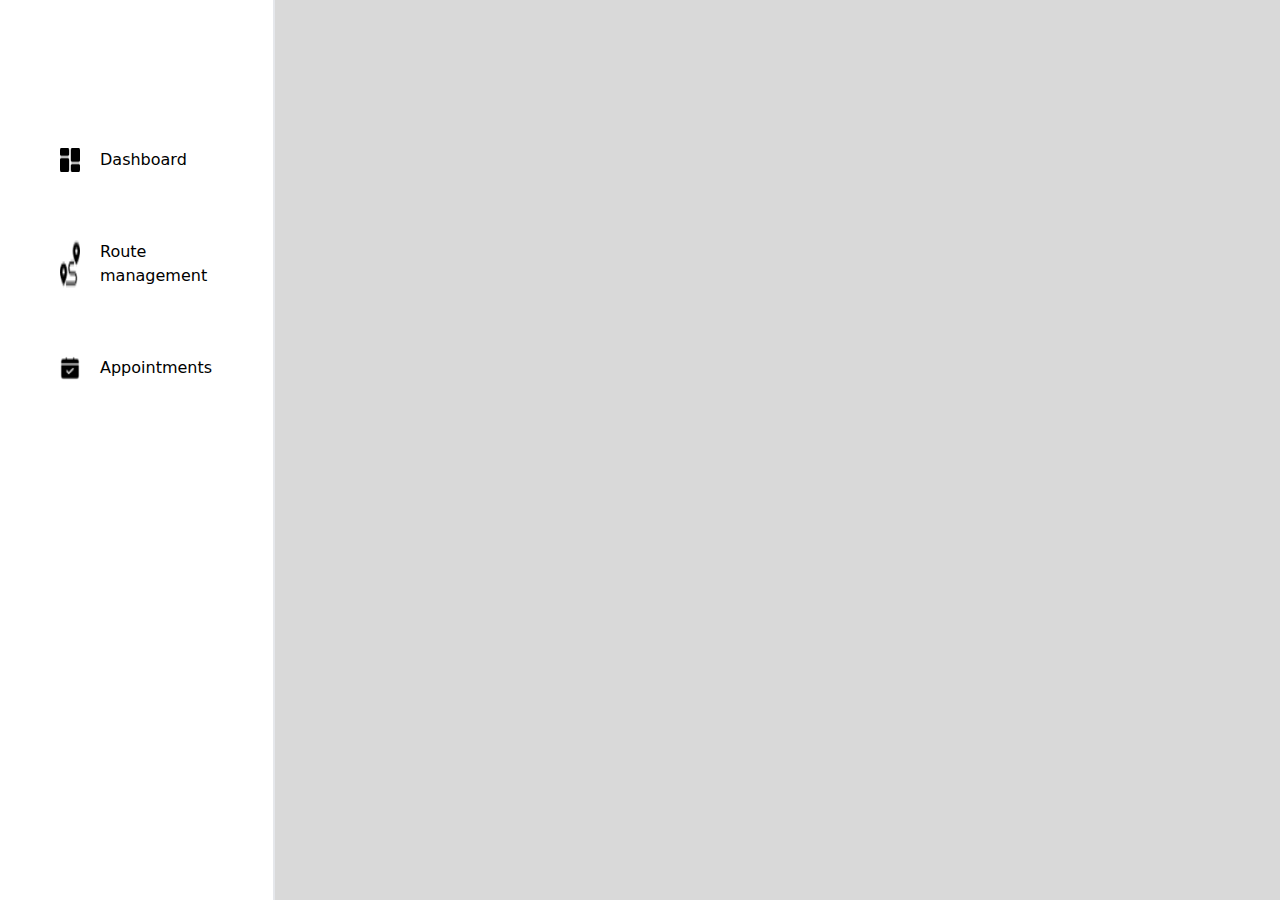
<file: collectorSchedule.html>
<!DOCTYPE html>
<html lang="en">
  <head>
    <meta charset="UTF-8" />
    <meta name="viewport" content="width=device-width, initial-scale=1.0" />
    <link rel="preconnect" href="https://fonts.googleapis.com" />
    <link rel="preconnect" href="https://fonts.gstatic.com" crossorigin />
    <link
      href="https://fonts.googleapis.com/css2?family=Outfit:wght@100..900&display=swap"
      rel="stylesheet"
    />
    <link rel="stylesheet" href="/src/output.css" />
    <title>Website Project</title>
  </head>
  <script>
    const loadComponents = (id, url) => {
      fetch(url)
        .then((response) => response.text())
        .then((html) => {
          document.getElementById(id).innerHTML = html;
    })
    };
    window.onload = () => {
      loadComponents("nav", "src/sections/sideNavBar.html");

    };
  </script>
  <body class="">
    <div class="flex">
    <div id="yeah"></div>
    <div id="main" class="h-[100vh] w-4/5 pl-10 py-5 pr-16 bg-customGray">
    </div>
  </body>
</html>
<script>
  const element=document.getElementById('yeah')
  const main=document.querySelector('#main')
  console.log(main)
    function loadDashboard(){
    main.innerHTML=`<div class="flex justify-between">
    <div>
    <p class="font-bold text-3xl">Good morning</p>
    <p class="font-medium text-[#7E7C7C] text-sm">14th April 2024</p>
    </div>
    <div class="h-full my-auto">
        <input type="text" placeholder="Search" class="px-10 rounded-3xl bg-[#EFEFEF] py-2 border-none">
    </div>

  
</div>
<div class="description mt-10 text-[#494949] font-medium text-2xl">
    <p>Welcome to your dashboard! Here you can efficiently manage your routes, track your collection schedule, and monitor your performance to help keep our community <span class="text-[#1344B2]">clean</span> and <span class="text-[#2DAE49]">green.</span></p>
</div>
<div class="flex gap-10">
    <div class="bg-white mt-10 rounded-xl p-5 w-3/5 h-[370px]">
    <p class="font-semibold text-[#3d3d3d] text-lg">Scheduled collections</p>
    <div class="flex gap-20 mt-5 text-[#1344B2] font-semibold">
       <div>
        <p>Date</p>
        <div class="text-[#3d3d3d] mt-5 flex flex-col gap-3">
        <p>Tue Jan 23 2020</p>
        <p>Tue Jan 23 2020</p>
        <p>Tue Jan 23 2020</p>
        <p>Tue Jan 23 2020</p>
        <p>Tue Jan 23 2020</p>
        </div>
        </div>
       <div>
        <p>Routes</p>
        <div class="text-[#3d3d3d] mt-5 flex flex-col gap-3">
        <p>Kg 65 st</p>
        <p>Kg 65 st</p>
        <p>Kg 65 st</p>
        <p>Kg 65 st</p>
        <p>Kg 65 st</p>
        </div>
        </div>
       <div>
        <p>Number(Appointments)</p>
        <div class="text-[#3d3d3d] mt-5 flex flex-col gap-3">
        <p>5</p>
        <p>5</p>
        <p>5</p>
        <p>5</p>
        <p>5</p>
        </div>
        </div>
        
    </div>
    <button class="w-full bg-[#1344B2] py-2 mt-5 rounded-md text-white font-semibold">View the overall schedule</button>
    </div>
    <div class="bg-white mt-10 rounded-xl p-5 w-2/5 h-[370px]">
        <p class="font-semibold text-[#3d3d3d] text-lg">Recycling tracking</p>
        <div class="flex gap-20 mt-5 text-[#1344B2] font-semibold">
           <div>
            <p>Date</p>
            <div class="text-[#3d3d3d] mt-5 flex flex-col gap-5">
            <p>Tue Jan 23 2020</p>
            <p>Tue Jan 23 2020</p>
            <p>Tue Jan 23 2020</p>
           
            </div>
            </div>
           <div>
            <p>Status</p>
            <div class="text-[#3d3d3d] mt-5 flex flex-col gap-3">
                <div class="w-full bg-[#2DAE49] p-2 -mt-2 rounded-md text-white font-semibold">Completed</div>
                <div class="w-full bg-[#2DAE49] p-2 -mt-2 rounded-md text-white font-semibold">Completed</div>
                <div class="w-full bg-[#AE0101] p-2 -mt-2 rounded-md text-white font-semibold text-center">Pending</div>
            </div>
            </div>
            
        </div>
        <button class="w-full bg-customBlue text-black py-2 mt-16 rounded-md text-white font-semibold">View the overall schedule</button>
        </div>
</div>`
}

function loadAppointments(){
  main.innerHTML=`      <div class="flex justify-between">
        <div>
        <p class="font-bold text-3xl">Appointments page</p>
        <p class="font-medium text-[#7E7C7C] text-sm">14th April 2024</p>
        </div>
        <div class="h-full my-auto">
            <input type="text" placeholder="Search" class="px-10 rounded-3xl bg-[#EFEFEF] py-2 border-none">
        </div>
    </div>
    <div class="flex justify-between w-full py-2 bg-white mt-16 rounded-md px-4">
      <div class="flex gap-3 w-1/2 font-medium">
        <img src="./src/images/light.png" class="py-2" alt="">
        <p class="my-auto">Add to your schedule</p>
      </div>
      <button class="py-1 rounded-md text-white font-medium px-10 my-auto bg-[#1344B2]">
        Book
      </button>
    </div>
    <div class="w-full bg-white h-[60vh] mt-5 px-10 py-4">
      <p class="text-[#1344B2] font-semibold border-b-[#1344B2] w-28 pb-2 border-b-2 mb-4">Appointments</p>
      <div class="flex text-center border rounded-md">
      <div id="Names" class="w-2/5 border flex flex-col gap-2">
        <p class="text-[#424242] border-b bg-customGray">Names</p>
        <p class="border-b">Date</p>
        <p class="border-b">Routes</p>
        <p class="border-b">Comments</p>
        <p class="border-b">Comments</p>
        <p class="border-b">Comments</p>
        <p class="border-b">Comments</p>
        <p class="border-b">Comments</p>
      </div>
      <div id="Names" class="w-1/5 gap-2 border flex flex-col">
        <p class="text-[#424242] border-b bg-customGray">Date</p>
        <p class="border-b">Date</p>
        <p class="border-b">Routes</p>
        <p class="border-b">Comments</p>
        <p class="border-b">Comments</p>
        <p class="border-b">Comments</p>
        <p class="border-b">Comments</p>
        <p class="border-b">Comments</p>
      </div>
      <div id="Names" class="w-1/5 gap-2 border flex flex-col">
        <p class="text-[#424242] border-b bg-customGray">Routes</p>
        <p class="border-b">Date</p>
        <p class="border-b">Routes</p>
        <p class="border-b">Comments</p>
        <p class="border-b">Comments</p>
        <p class="border-b">Comments</p>
        <p class="border-b">Comments</p>
        <p class="border-b">Comments</p>
      </div>
      <div id="Names" class="w-1/5 gap-2 border flex flex-col">
        <p class="text-[#424242] border-b bg-customGray">Comments</p>
        <p class="border-b">Date</p>
        <p class="border-b">Routes</p>
        <p class="border-b">Comments</p>
        <p class="border-b">Comments</p>
        <p class="border-b">Comments</p>
        <p class="border-b">Comments</p>
        <p class="border-b">Comments</p>
      </div>
    </div>
    </div>`
}

  function initializeSideBar() {
        const element = document.querySelector("div");
        const dash = document.getElementById("dash");
        const appo = element.querySelector("#appo");
        const route = element.querySelector("#route");

        element.addEventListener('click', (e) => {
            e.stopPropagation(); 
            if(e.target===dash){
            dash.setAttribute('class','flex p-5 border-2 rounded-md bg-customBlue')
            appo.setAttribute('class',"flex p-5")
            route.setAttribute('class',"flex p-5")
            loadDashboard();
          }
          else if(e.target===appo){
            appo.setAttribute('class','flex p-5 border-2 rounded-md bg-customBlue')
            dash.setAttribute('class',"flex p-5")
            route.setAttribute('class',"flex p-5")
            loadAppointments()
          }
          else if(e.target===route){
            route.setAttribute('class','flex p-5 border-2 rounded-md bg-customBlue')
            appo.setAttribute('class',"flex p-5")
            dash.setAttribute('class',"flex p-5")
          }
        });
    }
  window.onload=()=>{
    
    element.innerHTML=`<div class=' h-[100vh] flex flex-col space-y-7 pl-10 pt-32 border-r-2 font-medium'>
    <p class='flex p-5' id='dash'><img class='mr-5' src='./src/images/1828791 1.png' alt=''>Dashboard</p>
    <p class='flex p-5' id='route'><img class='mr-5' src='./src/images/distance.png' alt=''>Route management</p>
    <p class='flex p-5' id='appo'><img class='mr-5' src='./src/images/appointment.png' alt=''>Appointments</p>
</div>`
initializeSideBar();
  }
  
</script>
</file>
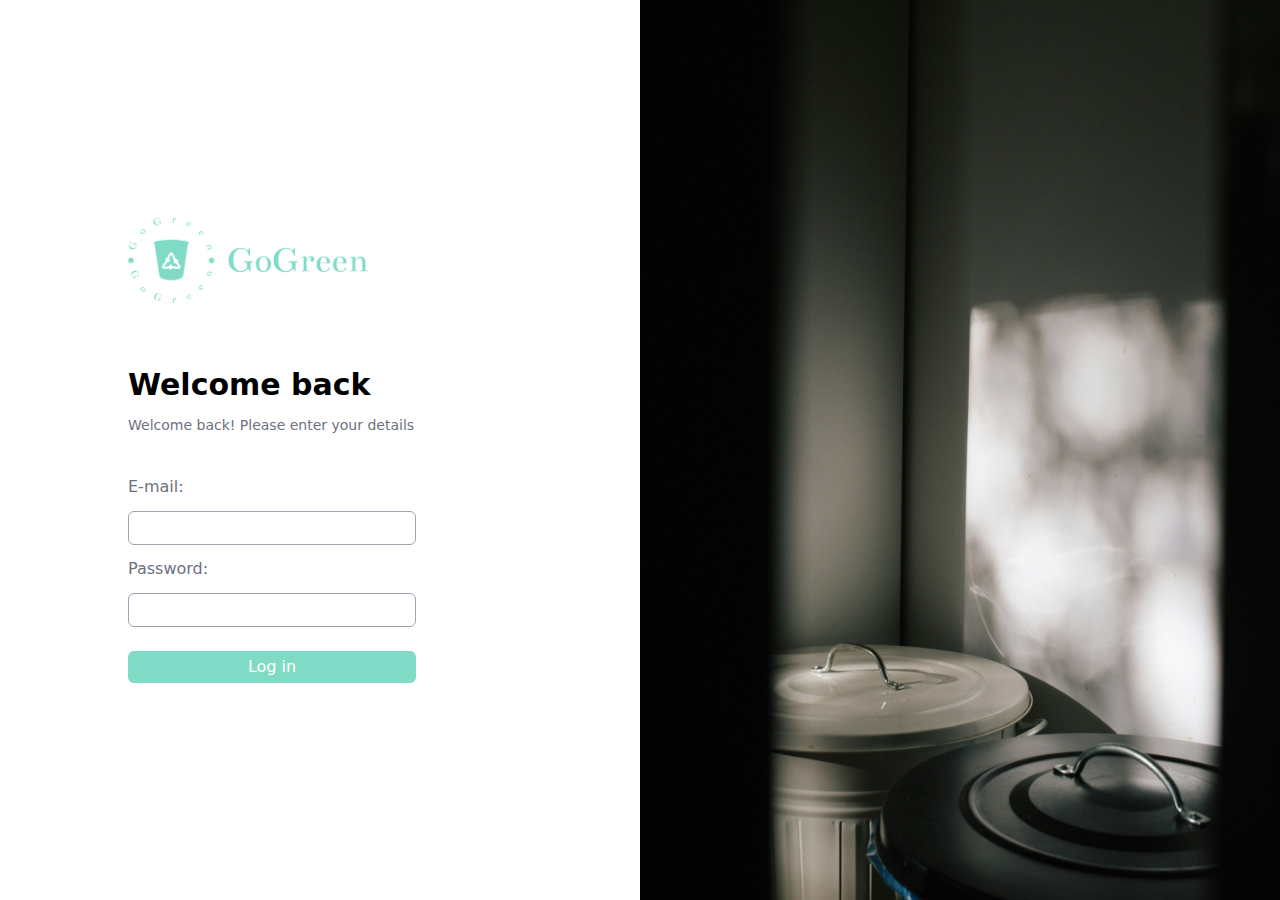
<file: login.html>
<!DOCTYPE html>
<html lang="en">
  <head>
    <meta charset="UTF-8" />
    <meta name="viewport" content="width=device-width, initial-scale=1.0" />
    <link rel="preconnect" href="https://fonts.googleapis.com" />
    <link rel="preconnect" href="https://fonts.gstatic.com" crossorigin />
    <link
      href="https://fonts.googleapis.com/css2?family=Outfit:wght@100..900&display=swap"
      rel="stylesheet"
    />
    <link rel="stylesheet" href="/src/output.css" />
    <title>Website Project</title>
  </head>
  <script>
    const loadComponents = (id, url) => {
      fetch(url)
        .then((response) => response.text())
        .then((html) => {
          document.getElementById(id).innerHTML = html;
    })
    };
    //login form
    const addFormSubmitHandler = () => {
      const form = document.getElementById('loginForm');
      if(!form){
        console.log("missing") 
      }
      form.addEventListener('submit', (event) => {
        console.log("Here to conquer")
        event.preventDefault();
        const email = document.getElementById('email').value;
        const password = document.getElementById('password').value;

        fetch('https://wastemanagementproject.onrender.com/users/login', {
          method: 'POST',
          headers: {
            'Content-Type': 'application/json'
          },
          body: JSON.stringify({
            email: email,
            password: password
          })
        })
        .then(response => response.json())
        .then(data => {
         if(data.status===201){
          localStorage.setItem("role",data.role)
          localStorage.setItem("token",data.token)
          if(data.role==='COLLECTOR'){
          window.location.href = 'collectorPortal.html';
          }
          if(data.role==='USER'){
            window.location.href = 'householdPortal.html';
          }

         }
         else{
          alert(data.message)
         }
        })
        .catch((error) => {
          console.error('Error:', error);
        });
      });
    }; 


    window.onload = () => {
      loadComponents("login", "src/sections/login.html");
    };
  </script>
  <body class="relative">
    <div id="login" class=""></div>
  </body>
</html>
</file>
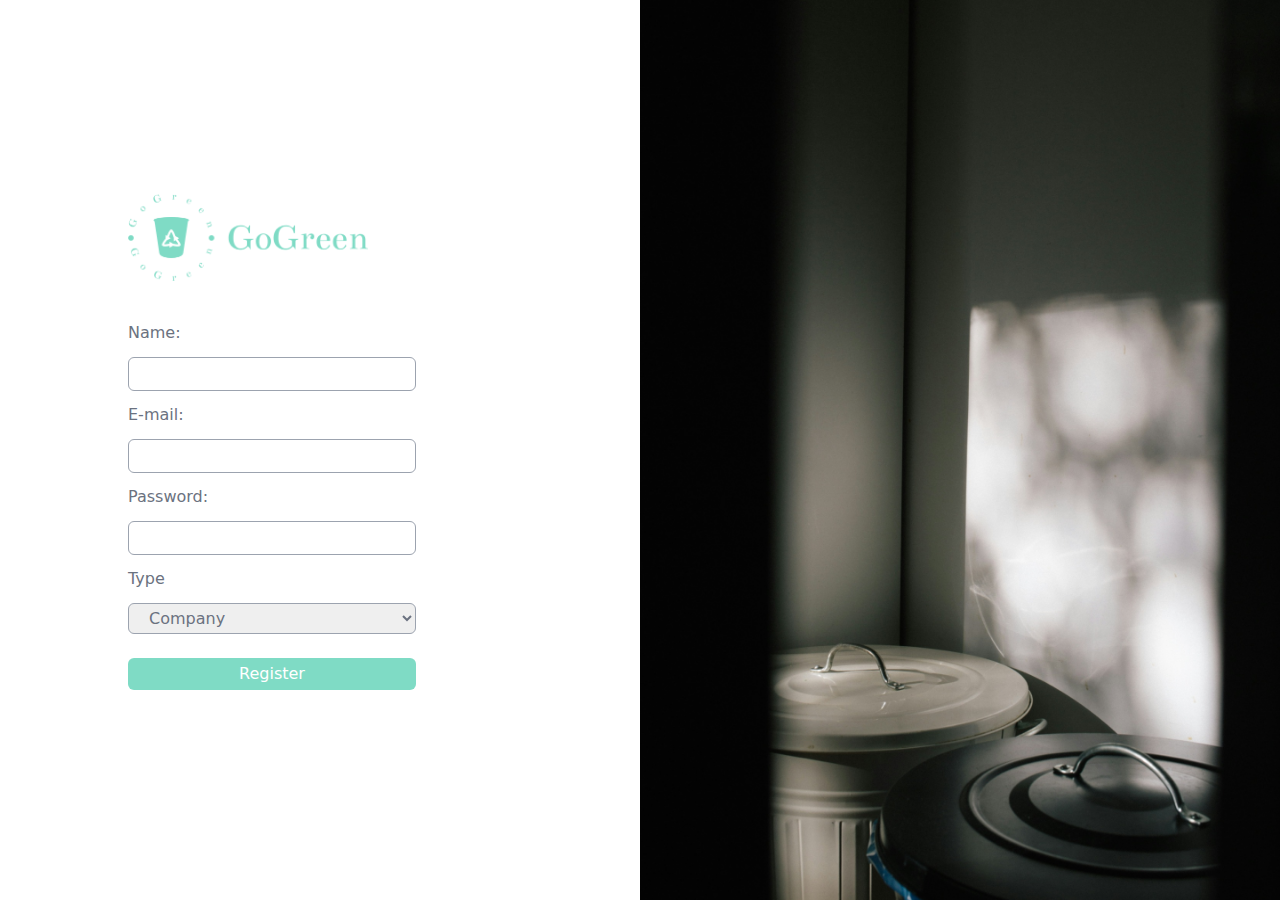
<file: register.html>
<html lang="en">
    <head>
        <meta charset="UTF-8" />
        <meta name="viewport" content="width=device-width, initial-scale=1.0" />
        <link rel="preconnect" href="https://fonts.googleapis.com" />
        <link rel="preconnect" href="https://fonts.gstatic.com" crossorigin />
        <link
          href="https://fonts.googleapis.com/css2?family=Outfit:wght@100..900&display=swap"
          rel="stylesheet"
        />
        <link rel="stylesheet" href="/src/output.css" />
        <title>Website Project</title>
      </head>
<body>
  <div>
    <div class="flex relative">
        <div class="lg:w-1/2 w-[80%] px-10 py-5 lg:px-32 my-10 lg:my-auto absolute top-10 lg:static bg-white mx-[10%] lg:mx-0 rounded-md">
            <img src="./src/images/logo.png" class="mx-auto mt-5 lg:mx-0 lg:mt-0 w-40 lg:w-60" alt="">
            
            <form id="loginForm" action="" class="flex flex-col mt-10 text-gray-500 font-medium">
              <label for="">Name:</label>
              <input type="text" class="my-3 border border-gray-400 lg:w-3/4 py-1 px-4 rounded-md" id="name">
              <label for="">E-mail:</label>
              <input type="email" class="my-3 border border-gray-400 lg:w-3/4 py-1 px-4 rounded-md" id="email">
              <label for="">Password:</label>
              <input type="password" class="my-3 border border-gray-400 lg:w-3/4 py-1 px-4 rounded-md" id="password">
              <label for="">Type</label>
              <div>
                <select id="role" class="my-3 border border-gray-400 lg:w-3/4 py-1 lg:px-4 rounded-md">
                  <option value="COLLECTOR" >Company</option>
                  <option value="USER">House Hold</option>
              </select>
            </div>
              <button class="my-3  bg-customBlue text-white mb-5 lg:mb-0  lg:w-3/4 py-1 rounded-md" onclick="addFormSubmitHandler()">Register</button>
              </form>
              </div>
              <div class="w-full lg:w-1/2">
                <img src="./src/images/login.png" class="h-[100vh] w-full" alt="">
                </div>
                </div>
              </div>
                </body>
  <script>
     const addFormSubmitHandler = () => {
      const form = document.getElementById('loginForm');
      if(!form){
        console.log("missing") 
      }
      form.addEventListener('submit', (event) => {
        console.log("Here to conquer")
        event.preventDefault();
        const email = document.getElementById('email').value;
        const password = document.getElementById('password').value;
        const name = document.getElementById('name').value;
        const role = document.getElementById('role').value

        fetch('https://wastemanagementproject.onrender.com/users/register', {
          method: 'POST',
          headers: {
            'Content-Type': 'application/json'
          },
          body: JSON.stringify({
            email: email,
            password: password,
            role:role,
            name:name
          })
        })
        .then(response => response.json())
        .then(data => {
         if(data.status===201){
          window.location.href = 'index.html';
         }
         else{
          alert(data.message)
         }
        })
        .catch((error) => {
          console.error('Error:', error);
        });
      });
    };
  </script>              
</html>
</file>
<file: src/output.css>
/*
! tailwindcss v3.4.4 | MIT License | https://tailwindcss.com
*/

/*
1. Prevent padding and border from affecting element width. (https://github.com/mozdevs/cssremedy/issues/4)
2. Allow adding a border to an element by just adding a border-width. (https://github.com/tailwindcss/tailwindcss/pull/116)
*/

*,
::before,
::after {
  box-sizing: border-box;
  /* 1 */
  border-width: 0;
  /* 2 */
  border-style: solid;
  /* 2 */
  border-color: #e5e7eb;
  /* 2 */
}

::before,
::after {
  --tw-content: '';
}

/*
1. Use a consistent sensible line-height in all browsers.
2. Prevent adjustments of font size after orientation changes in iOS.
3. Use a more readable tab size.
4. Use the user's configured `sans` font-family by default.
5. Use the user's configured `sans` font-feature-settings by default.
6. Use the user's configured `sans` font-variation-settings by default.
7. Disable tap highlights on iOS
*/

html,
:host {
  line-height: 1.5;
  /* 1 */
  -webkit-text-size-adjust: 100%;
  /* 2 */
  -moz-tab-size: 4;
  /* 3 */
  -o-tab-size: 4;
     tab-size: 4;
  /* 3 */
  font-family: ui-sans-serif, system-ui, sans-serif, "Apple Color Emoji", "Segoe UI Emoji", "Segoe UI Symbol", "Noto Color Emoji";
  /* 4 */
  font-feature-settings: normal;
  /* 5 */
  font-variation-settings: normal;
  /* 6 */
  -webkit-tap-highlight-color: transparent;
  /* 7 */
}

/*
1. Remove the margin in all browsers.
2. Inherit line-height from `html` so users can set them as a class directly on the `html` element.
*/

body {
  margin: 0;
  /* 1 */
  line-height: inherit;
  /* 2 */
}

/*
1. Add the correct height in Firefox.
2. Correct the inheritance of border color in Firefox. (https://bugzilla.mozilla.org/show_bug.cgi?id=190655)
3. Ensure horizontal rules are visible by default.
*/

hr {
  height: 0;
  /* 1 */
  color: inherit;
  /* 2 */
  border-top-width: 1px;
  /* 3 */
}

/*
Add the correct text decoration in Chrome, Edge, and Safari.
*/

abbr:where([title]) {
  -webkit-text-decoration: underline dotted;
          text-decoration: underline dotted;
}

/*
Remove the default font size and weight for headings.
*/

h1,
h2,
h3,
h4,
h5,
h6 {
  font-size: inherit;
  font-weight: inherit;
}

/*
Reset links to optimize for opt-in styling instead of opt-out.
*/

a {
  color: inherit;
  text-decoration: inherit;
}

/*
Add the correct font weight in Edge and Safari.
*/

b,
strong {
  font-weight: bolder;
}

/*
1. Use the user's configured `mono` font-family by default.
2. Use the user's configured `mono` font-feature-settings by default.
3. Use the user's configured `mono` font-variation-settings by default.
4. Correct the odd `em` font sizing in all browsers.
*/

code,
kbd,
samp,
pre {
  font-family: ui-monospace, SFMono-Regular, Menlo, Monaco, Consolas, "Liberation Mono", "Courier New", monospace;
  /* 1 */
  font-feature-settings: normal;
  /* 2 */
  font-variation-settings: normal;
  /* 3 */
  font-size: 1em;
  /* 4 */
}

/*
Add the correct font size in all browsers.
*/

small {
  font-size: 80%;
}

/*
Prevent `sub` and `sup` elements from affecting the line height in all browsers.
*/

sub,
sup {
  font-size: 75%;
  line-height: 0;
  position: relative;
  vertical-align: baseline;
}

sub {
  bottom: -0.25em;
}

sup {
  top: -0.5em;
}

/*
1. Remove text indentation from table contents in Chrome and Safari. (https://bugs.chromium.org/p/chromium/issues/detail?id=999088, https://bugs.webkit.org/show_bug.cgi?id=201297)
2. Correct table border color inheritance in all Chrome and Safari. (https://bugs.chromium.org/p/chromium/issues/detail?id=935729, https://bugs.webkit.org/show_bug.cgi?id=195016)
3. Remove gaps between table borders by default.
*/

table {
  text-indent: 0;
  /* 1 */
  border-color: inherit;
  /* 2 */
  border-collapse: collapse;
  /* 3 */
}

/*
1. Change the font styles in all browsers.
2. Remove the margin in Firefox and Safari.
3. Remove default padding in all browsers.
*/

button,
input,
optgroup,
select,
textarea {
  font-family: inherit;
  /* 1 */
  font-feature-settings: inherit;
  /* 1 */
  font-variation-settings: inherit;
  /* 1 */
  font-size: 100%;
  /* 1 */
  font-weight: inherit;
  /* 1 */
  line-height: inherit;
  /* 1 */
  letter-spacing: inherit;
  /* 1 */
  color: inherit;
  /* 1 */
  margin: 0;
  /* 2 */
  padding: 0;
  /* 3 */
}

/*
Remove the inheritance of text transform in Edge and Firefox.
*/

button,
select {
  text-transform: none;
}

/*
1. Correct the inability to style clickable types in iOS and Safari.
2. Remove default button styles.
*/

button,
input:where([type='button']),
input:where([type='reset']),
input:where([type='submit']) {
  -webkit-appearance: button;
  /* 1 */
  background-color: transparent;
  /* 2 */
  background-image: none;
  /* 2 */
}

/*
Use the modern Firefox focus style for all focusable elements.
*/

:-moz-focusring {
  outline: auto;
}

/*
Remove the additional `:invalid` styles in Firefox. (https://github.com/mozilla/gecko-dev/blob/2f9eacd9d3d995c937b4251a5557d95d494c9be1/layout/style/res/forms.css#L728-L737)
*/

:-moz-ui-invalid {
  box-shadow: none;
}

/*
Add the correct vertical alignment in Chrome and Firefox.
*/

progress {
  vertical-align: baseline;
}

/*
Correct the cursor style of increment and decrement buttons in Safari.
*/

::-webkit-inner-spin-button,
::-webkit-outer-spin-button {
  height: auto;
}

/*
1. Correct the odd appearance in Chrome and Safari.
2. Correct the outline style in Safari.
*/

[type='search'] {
  -webkit-appearance: textfield;
  /* 1 */
  outline-offset: -2px;
  /* 2 */
}

/*
Remove the inner padding in Chrome and Safari on macOS.
*/

::-webkit-search-decoration {
  -webkit-appearance: none;
}

/*
1. Correct the inability to style clickable types in iOS and Safari.
2. Change font properties to `inherit` in Safari.
*/

::-webkit-file-upload-button {
  -webkit-appearance: button;
  /* 1 */
  font: inherit;
  /* 2 */
}

/*
Add the correct display in Chrome and Safari.
*/

summary {
  display: list-item;
}

/*
Removes the default spacing and border for appropriate elements.
*/

blockquote,
dl,
dd,
h1,
h2,
h3,
h4,
h5,
h6,
hr,
figure,
p,
pre {
  margin: 0;
}

fieldset {
  margin: 0;
  padding: 0;
}

legend {
  padding: 0;
}

ol,
ul,
menu {
  list-style: none;
  margin: 0;
  padding: 0;
}

/*
Reset default styling for dialogs.
*/

dialog {
  padding: 0;
}

/*
Prevent resizing textareas horizontally by default.
*/

textarea {
  resize: vertical;
}

/*
1. Reset the default placeholder opacity in Firefox. (https://github.com/tailwindlabs/tailwindcss/issues/3300)
2. Set the default placeholder color to the user's configured gray 400 color.
*/

input::-moz-placeholder, textarea::-moz-placeholder {
  opacity: 1;
  /* 1 */
  color: #9ca3af;
  /* 2 */
}

input::placeholder,
textarea::placeholder {
  opacity: 1;
  /* 1 */
  color: #9ca3af;
  /* 2 */
}

/*
Set the default cursor for buttons.
*/

button,
[role="button"] {
  cursor: pointer;
}

/*
Make sure disabled buttons don't get the pointer cursor.
*/

:disabled {
  cursor: default;
}

/*
1. Make replaced elements `display: block` by default. (https://github.com/mozdevs/cssremedy/issues/14)
2. Add `vertical-align: middle` to align replaced elements more sensibly by default. (https://github.com/jensimmons/cssremedy/issues/14#issuecomment-634934210)
   This can trigger a poorly considered lint error in some tools but is included by design.
*/

img,
svg,
video,
canvas,
audio,
iframe,
embed,
object {
  display: block;
  /* 1 */
  vertical-align: middle;
  /* 2 */
}

/*
Constrain images and videos to the parent width and preserve their intrinsic aspect ratio. (https://github.com/mozdevs/cssremedy/issues/14)
*/

img,
video {
  max-width: 100%;
  height: auto;
}

/* Make elements with the HTML hidden attribute stay hidden by default */

[hidden] {
  display: none;
}

*, ::before, ::after {
  --tw-border-spacing-x: 0;
  --tw-border-spacing-y: 0;
  --tw-translate-x: 0;
  --tw-translate-y: 0;
  --tw-rotate: 0;
  --tw-skew-x: 0;
  --tw-skew-y: 0;
  --tw-scale-x: 1;
  --tw-scale-y: 1;
  --tw-pan-x:  ;
  --tw-pan-y:  ;
  --tw-pinch-zoom:  ;
  --tw-scroll-snap-strictness: proximity;
  --tw-gradient-from-position:  ;
  --tw-gradient-via-position:  ;
  --tw-gradient-to-position:  ;
  --tw-ordinal:  ;
  --tw-slashed-zero:  ;
  --tw-numeric-figure:  ;
  --tw-numeric-spacing:  ;
  --tw-numeric-fraction:  ;
  --tw-ring-inset:  ;
  --tw-ring-offset-width: 0px;
  --tw-ring-offset-color: #fff;
  --tw-ring-color: rgb(59 130 246 / 0.5);
  --tw-ring-offset-shadow: 0 0 #0000;
  --tw-ring-shadow: 0 0 #0000;
  --tw-shadow: 0 0 #0000;
  --tw-shadow-colored: 0 0 #0000;
  --tw-blur:  ;
  --tw-brightness:  ;
  --tw-contrast:  ;
  --tw-grayscale:  ;
  --tw-hue-rotate:  ;
  --tw-invert:  ;
  --tw-saturate:  ;
  --tw-sepia:  ;
  --tw-drop-shadow:  ;
  --tw-backdrop-blur:  ;
  --tw-backdrop-brightness:  ;
  --tw-backdrop-contrast:  ;
  --tw-backdrop-grayscale:  ;
  --tw-backdrop-hue-rotate:  ;
  --tw-backdrop-invert:  ;
  --tw-backdrop-opacity:  ;
  --tw-backdrop-saturate:  ;
  --tw-backdrop-sepia:  ;
  --tw-contain-size:  ;
  --tw-contain-layout:  ;
  --tw-contain-paint:  ;
  --tw-contain-style:  ;
}

::backdrop {
  --tw-border-spacing-x: 0;
  --tw-border-spacing-y: 0;
  --tw-translate-x: 0;
  --tw-translate-y: 0;
  --tw-rotate: 0;
  --tw-skew-x: 0;
  --tw-skew-y: 0;
  --tw-scale-x: 1;
  --tw-scale-y: 1;
  --tw-pan-x:  ;
  --tw-pan-y:  ;
  --tw-pinch-zoom:  ;
  --tw-scroll-snap-strictness: proximity;
  --tw-gradient-from-position:  ;
  --tw-gradient-via-position:  ;
  --tw-gradient-to-position:  ;
  --tw-ordinal:  ;
  --tw-slashed-zero:  ;
  --tw-numeric-figure:  ;
  --tw-numeric-spacing:  ;
  --tw-numeric-fraction:  ;
  --tw-ring-inset:  ;
  --tw-ring-offset-width: 0px;
  --tw-ring-offset-color: #fff;
  --tw-ring-color: rgb(59 130 246 / 0.5);
  --tw-ring-offset-shadow: 0 0 #0000;
  --tw-ring-shadow: 0 0 #0000;
  --tw-shadow: 0 0 #0000;
  --tw-shadow-colored: 0 0 #0000;
  --tw-blur:  ;
  --tw-brightness:  ;
  --tw-contrast:  ;
  --tw-grayscale:  ;
  --tw-hue-rotate:  ;
  --tw-invert:  ;
  --tw-saturate:  ;
  --tw-sepia:  ;
  --tw-drop-shadow:  ;
  --tw-backdrop-blur:  ;
  --tw-backdrop-brightness:  ;
  --tw-backdrop-contrast:  ;
  --tw-backdrop-grayscale:  ;
  --tw-backdrop-hue-rotate:  ;
  --tw-backdrop-invert:  ;
  --tw-backdrop-opacity:  ;
  --tw-backdrop-saturate:  ;
  --tw-backdrop-sepia:  ;
  --tw-contain-size:  ;
  --tw-contain-layout:  ;
  --tw-contain-paint:  ;
  --tw-contain-style:  ;
}

.absolute {
  position: absolute;
}

.relative {
  position: relative;
}

.right-10 {
  right: 2.5rem;
}

.right-8 {
  right: 2rem;
}

.top-10 {
  top: 2.5rem;
}

.top-16 {
  top: 4rem;
}

.top-5 {
  top: 1.25rem;
}

.top-6 {
  top: 1.5rem;
}

.mx-10 {
  margin-left: 2.5rem;
  margin-right: 2.5rem;
}

.mx-32 {
  margin-left: 8rem;
  margin-right: 8rem;
}

.mx-5 {
  margin-left: 1.25rem;
  margin-right: 1.25rem;
}

.mx-\[10\%\] {
  margin-left: 10%;
  margin-right: 10%;
}

.mx-auto {
  margin-left: auto;
  margin-right: auto;
}

.my-10 {
  margin-top: 2.5rem;
  margin-bottom: 2.5rem;
}

.my-3 {
  margin-top: 0.75rem;
  margin-bottom: 0.75rem;
}

.my-auto {
  margin-top: auto;
  margin-bottom: auto;
}

.mx-2 {
  margin-left: 0.5rem;
  margin-right: 0.5rem;
}

.-mt-2 {
  margin-top: -0.5rem;
}

.mb-16 {
  margin-bottom: 4rem;
}

.mb-4 {
  margin-bottom: 1rem;
}

.mb-5 {
  margin-bottom: 1.25rem;
}

.ml-3 {
  margin-left: 0.75rem;
}

.ml-\[10\%\] {
  margin-left: 10%;
}

.mr-5 {
  margin-right: 1.25rem;
}

.mr-\[10\%\] {
  margin-right: 10%;
}

.mt-10 {
  margin-top: 2.5rem;
}

.mt-12 {
  margin-top: 3rem;
}

.mt-16 {
  margin-top: 4rem;
}

.mt-2 {
  margin-top: 0.5rem;
}

.mt-3 {
  margin-top: 0.75rem;
}

.mt-4 {
  margin-top: 1rem;
}

.mt-5 {
  margin-top: 1.25rem;
}

.mt-8 {
  margin-top: 2rem;
}

.mt-6 {
  margin-top: 1.5rem;
}

.mb-10 {
  margin-bottom: 2.5rem;
}

.flex {
  display: flex;
}

.hidden {
  display: none;
}

.h-36 {
  height: 9rem;
}

.h-72 {
  height: 18rem;
}

.h-\[100vh\] {
  height: 100vh;
}

.h-\[370px\] {
  height: 370px;
}

.h-\[60vh\] {
  height: 60vh;
}

.h-\[70vh\] {
  height: 70vh;
}

.h-\[80vh\] {
  height: 80vh;
}

.h-full {
  height: 100%;
}

.w-1\/2 {
  width: 50%;
}

.w-1\/4 {
  width: 25%;
}

.w-1\/5 {
  width: 20%;
}

.w-2\/4 {
  width: 50%;
}

.w-2\/5 {
  width: 40%;
}

.w-28 {
  width: 7rem;
}

.w-3\/4 {
  width: 75%;
}

.w-3\/5 {
  width: 60%;
}

.w-4\/5 {
  width: 80%;
}

.w-40 {
  width: 10rem;
}

.w-44 {
  width: 11rem;
}

.w-60 {
  width: 15rem;
}

.w-72 {
  width: 18rem;
}

.w-\[60\%\] {
  width: 60%;
}

.w-\[80\%\] {
  width: 80%;
}

.w-full {
  width: 100%;
}

.cursor-pointer {
  cursor: pointer;
}

.flex-row {
  flex-direction: row;
}

.flex-col {
  flex-direction: column;
}

.justify-center {
  justify-content: center;
}

.justify-between {
  justify-content: space-between;
}

.gap-10 {
  gap: 2.5rem;
}

.gap-12 {
  gap: 3rem;
}

.gap-2 {
  gap: 0.5rem;
}

.gap-20 {
  gap: 5rem;
}

.gap-3 {
  gap: 0.75rem;
}

.gap-5 {
  gap: 1.25rem;
}

.gap-8 {
  gap: 2rem;
}

.space-y-7 > :not([hidden]) ~ :not([hidden]) {
  --tw-space-y-reverse: 0;
  margin-top: calc(1.75rem * calc(1 - var(--tw-space-y-reverse)));
  margin-bottom: calc(1.75rem * var(--tw-space-y-reverse));
}

.rounded-3xl {
  border-radius: 1.5rem;
}

.rounded-md {
  border-radius: 0.375rem;
}

.rounded-xl {
  border-radius: 0.75rem;
}

.border {
  border-width: 1px;
}

.border-2 {
  border-width: 2px;
}

.border-b {
  border-bottom-width: 1px;
}

.border-b-2 {
  border-bottom-width: 2px;
}

.border-r-2 {
  border-right-width: 2px;
}

.border-none {
  border-style: none;
}

.border-\[\#2DAE49\] {
  --tw-border-opacity: 1;
  border-color: rgb(45 174 73 / var(--tw-border-opacity));
}

.border-\[\#8a8a8a\] {
  --tw-border-opacity: 1;
  border-color: rgb(138 138 138 / var(--tw-border-opacity));
}

.border-gray-400 {
  --tw-border-opacity: 1;
  border-color: rgb(156 163 175 / var(--tw-border-opacity));
}

.border-b-\[\#1344B2\] {
  --tw-border-opacity: 1;
  border-bottom-color: rgb(19 68 178 / var(--tw-border-opacity));
}

.bg-\[\#1344B2\] {
  --tw-bg-opacity: 1;
  background-color: rgb(19 68 178 / var(--tw-bg-opacity));
}

.bg-\[\#2DAE49\] {
  --tw-bg-opacity: 1;
  background-color: rgb(45 174 73 / var(--tw-bg-opacity));
}

.bg-\[\#AE0101\] {
  --tw-bg-opacity: 1;
  background-color: rgb(174 1 1 / var(--tw-bg-opacity));
}

.bg-\[\#EFEFEF\] {
  --tw-bg-opacity: 1;
  background-color: rgb(239 239 239 / var(--tw-bg-opacity));
}

.bg-\[\#F5F5F5\] {
  --tw-bg-opacity: 1;
  background-color: rgb(245 245 245 / var(--tw-bg-opacity));
}

.bg-\[\#e6e4e4\] {
  --tw-bg-opacity: 1;
  background-color: rgb(230 228 228 / var(--tw-bg-opacity));
}

.bg-customBlue {
  --tw-bg-opacity: 1;
  background-color: rgb(127 219 197 / var(--tw-bg-opacity));
}

.bg-customGray {
  --tw-bg-opacity: 1;
  background-color: rgb(217 217 217 / var(--tw-bg-opacity));
}

.bg-white {
  --tw-bg-opacity: 1;
  background-color: rgb(255 255 255 / var(--tw-bg-opacity));
}

.p-2 {
  padding: 0.5rem;
}

.p-20 {
  padding: 5rem;
}

.p-3 {
  padding: 0.75rem;
}

.p-5 {
  padding: 1.25rem;
}

.px-10 {
  padding-left: 2.5rem;
  padding-right: 2.5rem;
}

.px-32 {
  padding-left: 8rem;
  padding-right: 8rem;
}

.px-4 {
  padding-left: 1rem;
  padding-right: 1rem;
}

.px-5 {
  padding-left: 1.25rem;
  padding-right: 1.25rem;
}

.py-1 {
  padding-top: 0.25rem;
  padding-bottom: 0.25rem;
}

.py-10 {
  padding-top: 2.5rem;
  padding-bottom: 2.5rem;
}

.py-2 {
  padding-top: 0.5rem;
  padding-bottom: 0.5rem;
}

.py-4 {
  padding-top: 1rem;
  padding-bottom: 1rem;
}

.py-5 {
  padding-top: 1.25rem;
  padding-bottom: 1.25rem;
}

.pb-2 {
  padding-bottom: 0.5rem;
}

.pl-10 {
  padding-left: 2.5rem;
}

.pr-16 {
  padding-right: 4rem;
}

.pt-10 {
  padding-top: 2.5rem;
}

.pt-16 {
  padding-top: 4rem;
}

.pt-20 {
  padding-top: 5rem;
}

.pt-32 {
  padding-top: 8rem;
}

.pt-1 {
  padding-top: 0.25rem;
}

.pb-10 {
  padding-bottom: 2.5rem;
}

.text-center {
  text-align: center;
}

.text-2xl {
  font-size: 1.5rem;
  line-height: 2rem;
}

.text-3xl {
  font-size: 1.875rem;
  line-height: 2.25rem;
}

.text-lg {
  font-size: 1.125rem;
  line-height: 1.75rem;
}

.text-sm {
  font-size: 0.875rem;
  line-height: 1.25rem;
}

.text-xl {
  font-size: 1.25rem;
  line-height: 1.75rem;
}

.font-bold {
  font-weight: 700;
}

.font-medium {
  font-weight: 500;
}

.font-semibold {
  font-weight: 600;
}

.text-\[\#1344B2\] {
  --tw-text-opacity: 1;
  color: rgb(19 68 178 / var(--tw-text-opacity));
}

.text-\[\#2DAE49\] {
  --tw-text-opacity: 1;
  color: rgb(45 174 73 / var(--tw-text-opacity));
}

.text-\[\#3d3d3d\] {
  --tw-text-opacity: 1;
  color: rgb(61 61 61 / var(--tw-text-opacity));
}

.text-\[\#424242\] {
  --tw-text-opacity: 1;
  color: rgb(66 66 66 / var(--tw-text-opacity));
}

.text-\[\#494949\] {
  --tw-text-opacity: 1;
  color: rgb(73 73 73 / var(--tw-text-opacity));
}

.text-\[\#7E7C7C\] {
  --tw-text-opacity: 1;
  color: rgb(126 124 124 / var(--tw-text-opacity));
}

.text-black {
  --tw-text-opacity: 1;
  color: rgb(0 0 0 / var(--tw-text-opacity));
}

.text-gray-500 {
  --tw-text-opacity: 1;
  color: rgb(107 114 128 / var(--tw-text-opacity));
}

.text-red-500 {
  --tw-text-opacity: 1;
  color: rgb(239 68 68 / var(--tw-text-opacity));
}

.text-white {
  --tw-text-opacity: 1;
  color: rgb(255 255 255 / var(--tw-text-opacity));
}

.hover\:border:hover {
  border-width: 1px;
}

@media (min-width: 1024px) {
  .lg\:static {
    position: static;
  }

  .lg\:mx-0 {
    margin-left: 0px;
    margin-right: 0px;
  }

  .lg\:my-auto {
    margin-top: auto;
    margin-bottom: auto;
  }

  .lg\:mx-32 {
    margin-left: 8rem;
    margin-right: 8rem;
  }

  .lg\:mb-0 {
    margin-bottom: 0px;
  }

  .lg\:mt-0 {
    margin-top: 0px;
  }

  .lg\:mt-16 {
    margin-top: 4rem;
  }

  .lg\:mt-auto {
    margin-top: auto;
  }

  .lg\:mb-auto {
    margin-bottom: auto;
  }

  .lg\:block {
    display: block;
  }

  .lg\:flex {
    display: flex;
  }

  .lg\:hidden {
    display: none;
  }

  .lg\:h-\[100vh\] {
    height: 100vh;
  }

  .lg\:h-\[280px\] {
    height: 280px;
  }

  .lg\:h-\[370px\] {
    height: 370px;
  }

  .lg\:h-\[80vh\] {
    height: 80vh;
  }

  .lg\:w-1\/2 {
    width: 50%;
  }

  .lg\:w-2\/5 {
    width: 40%;
  }

  .lg\:w-3\/4 {
    width: 75%;
  }

  .lg\:w-3\/5 {
    width: 60%;
  }

  .lg\:w-4\/5 {
    width: 80%;
  }

  .lg\:w-60 {
    width: 15rem;
  }

  .lg\:flex-row {
    flex-direction: row;
  }

  .lg\:gap-20 {
    gap: 5rem;
  }

  .lg\:px-32 {
    padding-left: 8rem;
    padding-right: 8rem;
  }

  .lg\:px-4 {
    padding-left: 1rem;
    padding-right: 1rem;
  }

  .lg\:pb-0 {
    padding-bottom: 0px;
  }

  .lg\:font-semibold {
    font-weight: 600;
  }
}
</file>
